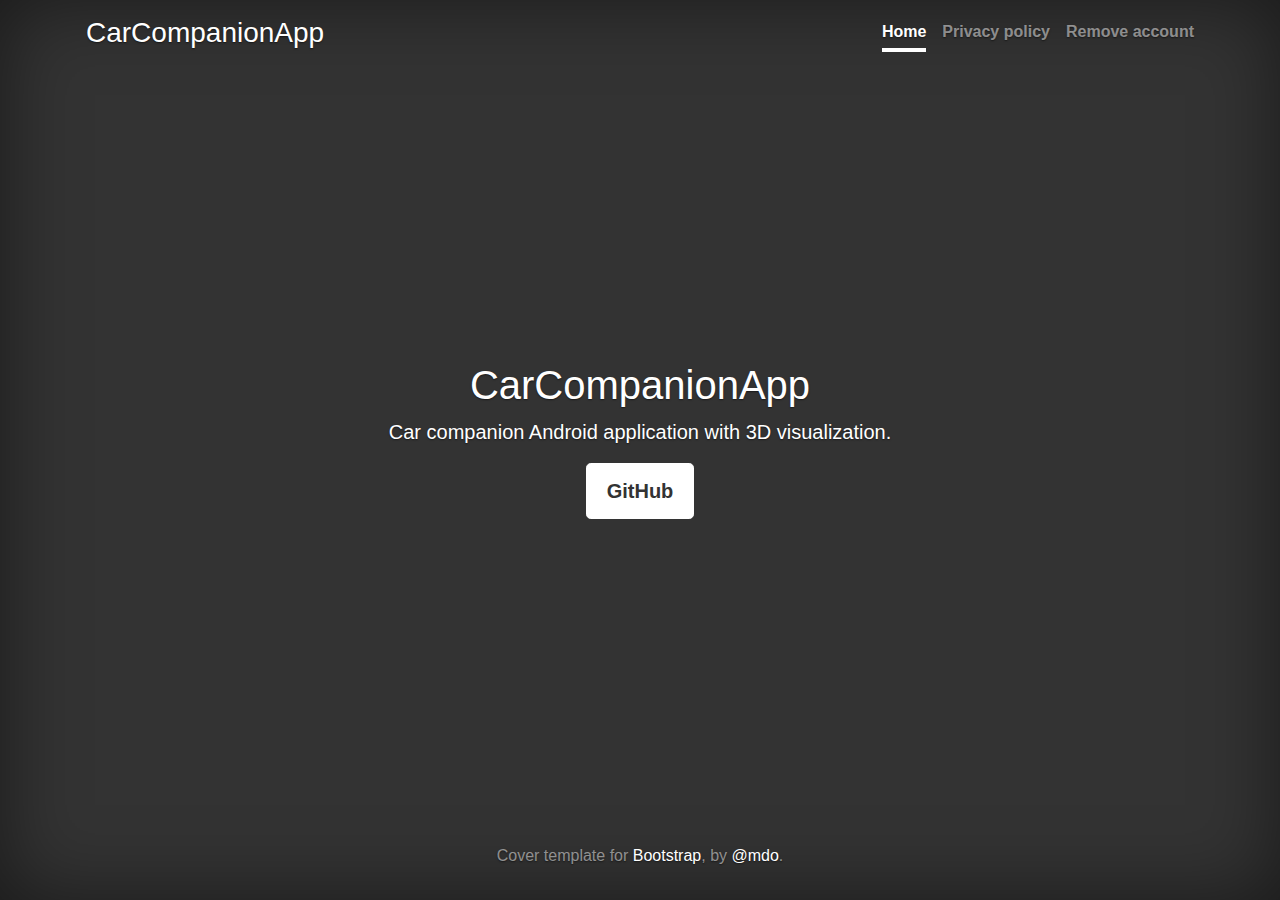
<file: index.html>
<!doctype html>
<html lang="en" class="h-100">
  <head>
    <meta charset="utf-8">
    <meta name="viewport" content="width=device-width, initial-scale=1, shrink-to-fit=no">
    <meta name="description" content="">
    <meta name="author" content="">
    <link rel="icon" href="../../../../favicon.ico">

    <title>CarCompanionApp - Home</title>

    <!-- Bootstrap core CSS -->
    <link rel="stylesheet" href="https://cdn.jsdelivr.net/npm/bootstrap@4.0.0/dist/css/bootstrap.min.css" integrity="sha384-Gn5384xqQ1aoWXA+058RXPxPg6fy4IWvTNh0E263XmFcJlSAwiGgFAW/dAiS6JXm" crossorigin="anonymous">

    <!-- Custom styles for this template -->
    <link href="css/style.css" rel="stylesheet">
  </head>

  <body class="text-center h-100">

    <div class="container d-flex h-100 p-3 mx-auto flex-column">
      <header class="masthead mb-auto">
        <div class="inner">
          <h3 class="masthead-brand">CarCompanionApp</h3>
          <nav class="nav nav-masthead justify-content-center">
            <a class="nav-link active" href="#">Home</a>
            <a class="nav-link" href="html/privacy_policy.html">Privacy policy</a>
            <a class="nav-link" href="html/remove_account.html">Remove account</a>
          </nav>
        </div>
      </header>

      <main role="main" class="inner cover">
        <h1 class="cover-heading">CarCompanionApp</h1>
        <p class="lead">Car companion Android application with 3D visualization.</p>
        <p class="lead">
          <a href="https://github.com/orgs/car-companion/repositories" class="btn btn-lg btn-secondary">GitHub</a>
        </p>
      </main>

      <footer class="mastfoot mt-auto">
        <div class="inner">
          <p>Cover template for <a href="https://getbootstrap.com/">Bootstrap</a>, by <a href="https://twitter.com/mdo">@mdo</a>.</p>
        </div>
      </footer>
    </div>


    <!-- Bootstrap core JavaScript
    ================================================== -->
    <!-- Placed at the end of the document so the pages load faster -->
    <script src="https://code.jquery.com/jquery-3.2.1.slim.min.js" integrity="sha384-KJ3o2DKtIkvYIK3UENzmM7KCkRr/rE9/Qpg6aAZGJwFDMVNA/GpGFF93hXpG5KkN" crossorigin="anonymous"></script>
    <script src="https://cdn.jsdelivr.net/npm/popper.js@1.12.9/dist/umd/popper.min.js" integrity="sha384-ApNbgh9B+Y1QKtv3Rn7W3mgPxhU9K/ScQsAP7hUibX39j7fakFPskvXusvfa0b4Q" crossorigin="anonymous"></script>
    <script src="https://cdn.jsdelivr.net/npm/bootstrap@4.0.0/dist/js/bootstrap.min.js" integrity="sha384-JZR6Spejh4U02d8jOt6vLEHfe/JQGiRRSQQxSfFWpi1MquVdAyjUar5+76PVCmYl" crossorigin="anonymous"></script>
  </body>
</html>
</file>
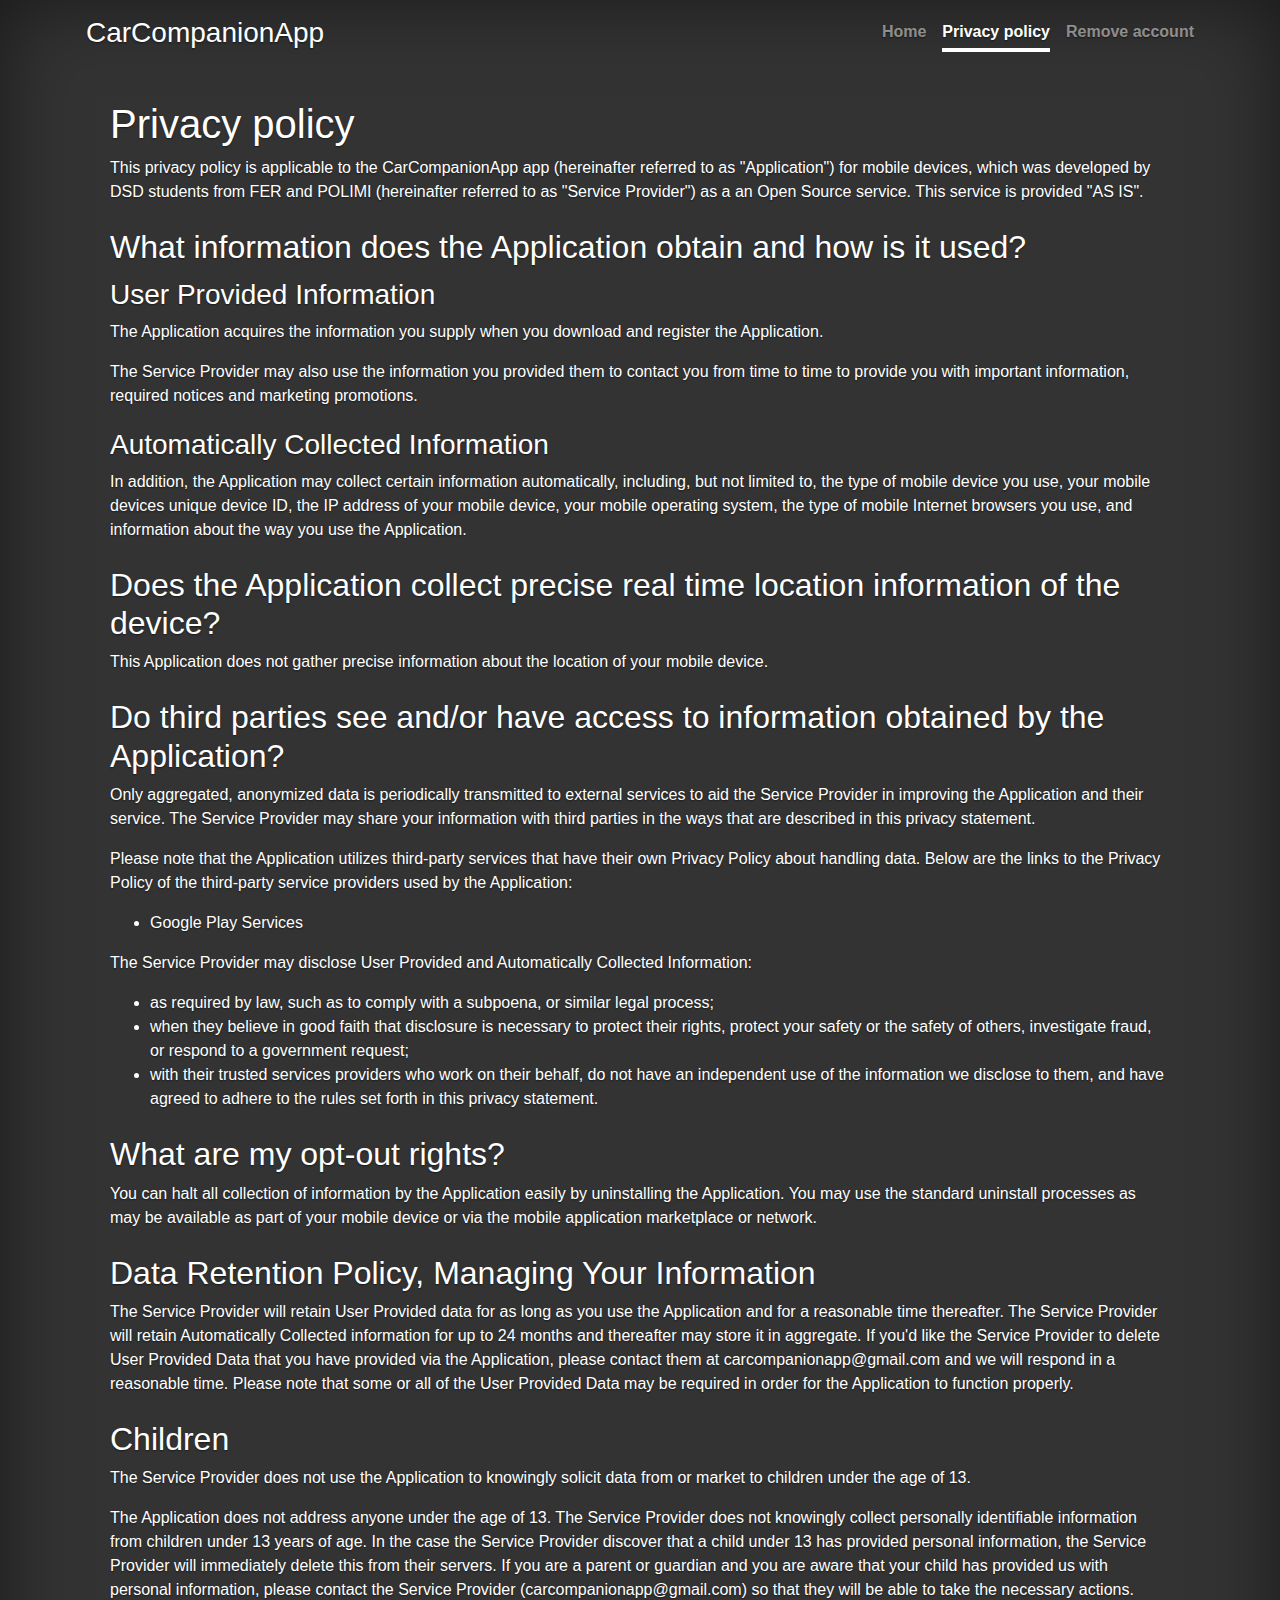
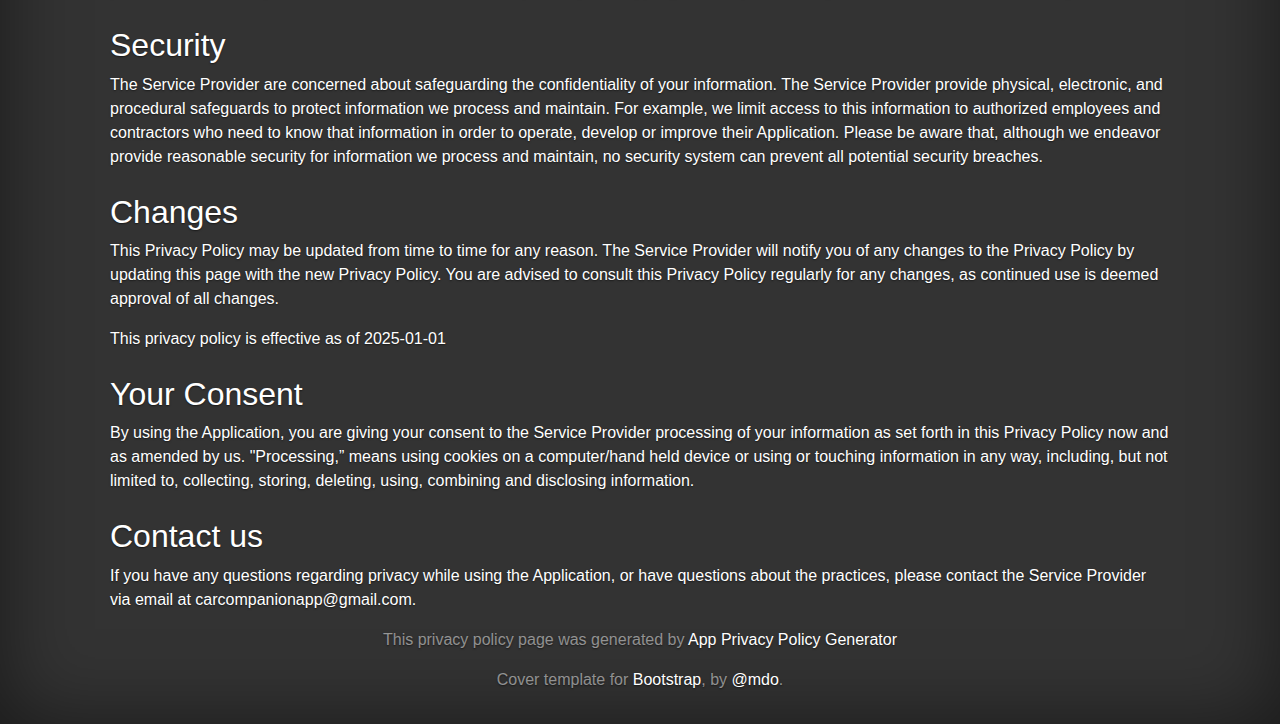
<file: html/privacy_policy.html>
<!doctype html>
<html lang="en">

<head>
  <meta charset="utf-8">
  <meta name="viewport" content="width=device-width, initial-scale=1, shrink-to-fit=no">
  <meta name="description" content="">
  <meta name="author" content="">
  <link rel="icon" href="../../../../favicon.ico">

  <title>CarCompanionApp - Privacy policy</title>

  <!-- Bootstrap core CSS -->
  <link rel="stylesheet" href="https://cdn.jsdelivr.net/npm/bootstrap@4.0.0/dist/css/bootstrap.min.css"
    integrity="sha384-Gn5384xqQ1aoWXA+058RXPxPg6fy4IWvTNh0E263XmFcJlSAwiGgFAW/dAiS6JXm" crossorigin="anonymous">

  <!-- Custom styles for this template -->
  <link href="../css/style.css" rel="stylesheet">
</head>

<body class="text-center">

  <div class="container d-flex h-auto p-3 mx-auto flex-column">
    <header class="masthead">
      <div class="inner">
        <h3 class="masthead-brand">CarCompanionApp</h3>
        <nav class="nav nav-masthead justify-content-center">
          <a class="nav-link" href="../index.html">Home</a>
          <a class="nav-link active" href="#">Privacy policy</a>
          <a class="nav-link" href="remove_account.html">Remove account</a>
        </nav>
      </div>
    </header>

    <main role="main" class="inner cover text-left">
      <h1 class="cover-heading pt-3">Privacy policy</h1>
      <p>This privacy policy is applicable to the CarCompanionApp app (hereinafter referred to as "Application") for
        mobile devices, which was developed by DSD students from FER and POLIMI (hereinafter referred to as "Service
        Provider") as a an Open Source service. This service is provided "AS IS".</p>
      <h2 class="cover-heading pt-2">What information does the Application obtain and how is it used?</h2>
      <h3 class="cover-heading pt-1">User Provided Information</h3>
      <p>The Application acquires the information you supply when you download and register the Application.</p>
      <p>The Service Provider may also use the information you provided them to contact you from time to time to provide
        you with important information, required notices and marketing promotions.</p>
      <h3 class="cover-heading pt-1">Automatically Collected Information</h3>
      <p>In addition, the Application may collect certain information automatically, including, but not limited to, the
        type of mobile device you use, your mobile devices unique device ID, the IP address of your mobile device, your
        mobile operating system, the type of mobile Internet browsers you use, and information about the way you use the
        Application.</p>
      <h2 class="cover-heading pt-2">Does the Application collect precise real time location information of the device?
      </h2>
      <p>This Application does not gather precise information about the location of your mobile device.</p>
      <h2 class="cover-heading pt-2">Do third parties see and/or have access to information obtained by the Application?
      </h2>
      <p>Only aggregated, anonymized data is periodically transmitted to external services to aid the Service Provider
        in improving the Application and their service. The Service Provider may share your information with third
        parties in the ways that are described in this privacy statement.</p>
      <p>Please note that the Application utilizes third-party services that have their own Privacy Policy about
        handling data. Below are the links to the Privacy Policy of the third-party service providers used by the
        Application:</p>
      <ul>
        <li><a href="https://www.google.com/policies/privacy/" target="_blank" rel="noopener noreferrer">Google Play
            Services</a></li>
      </ul>
      <p>The Service Provider may disclose User Provided and Automatically Collected Information:</p>
      <ul>
        <li>as required by law, such as to comply with a subpoena, or similar legal process;</li>
        <li>when they believe in good faith that disclosure is necessary to protect their rights, protect your safety or
          the safety of others, investigate fraud, or respond to a government request;</li>
        <li>with their trusted services providers who work on their behalf, do not have an independent use of the
          information we disclose to them, and have agreed to adhere to the rules set forth in this privacy statement.
        </li>
      </ul>
      <h2 class="cover-heading pt-2">What are my opt-out rights?</h2>
      <p>You can halt all collection of information by the Application easily by uninstalling the Application. You may
        use the standard uninstall processes as may be available as part of your mobile device or via the mobile
        application marketplace or network.</p>
      <h2 class="cover-heading pt-2">Data Retention Policy, Managing Your Information</h2>
      <p>The Service Provider will retain User Provided data for as long as you use the Application and for a reasonable
        time thereafter. The Service Provider will retain Automatically Collected information for up to 24 months and
        thereafter may store it in aggregate. If you'd like the Service Provider to delete User Provided Data that you
        have provided via the Application, please contact them at carcompanionapp@gmail.com and we will respond in a
        reasonable time. Please note that some or all of the User Provided Data may be required in order for the
        Application to function properly.</p>
      <h2 class="cover-heading pt-2">Children</h2>
      <p>The Service Provider does not use the Application to knowingly solicit data from or market to children under
        the age of 13.</p>
      <p>The Application does not address anyone under the age of 13.
        The Service Provider does not knowingly collect personally
        identifiable information from children under 13 years of age. In the case
        the Service Provider discover that a child under 13 has provided
        personal information, the Service Provider will immediately
        delete this from their servers. If you are a parent or guardian
        and you are aware that your child has provided us with
        personal information, please contact the Service Provider (carcompanionapp@gmail.com) so that
        they will be able to take the necessary actions.</p>
      <h2 class="cover-heading pt-2">Security</h2>
      <p>The Service Provider are concerned about safeguarding the confidentiality of your information. The Service
        Provider provide physical, electronic, and procedural safeguards to protect information we process and maintain.
        For example, we limit access to this information to authorized employees and contractors who need to know that
        information in order to operate, develop or improve their Application. Please be aware that, although we
        endeavor provide reasonable security for information we process and maintain, no security system can prevent all
        potential security breaches.</p>
      <h2 class="cover-heading pt-2">Changes</h2>
      <p>This Privacy Policy may be updated from time to time for any reason. The Service Provider will notify you of
        any changes to the Privacy Policy by updating this page with the new Privacy Policy. You are advised to consult
        this Privacy Policy regularly for any changes, as continued use is deemed approval of all changes.</p>
      <p>This privacy policy is effective as of 2025-01-01</p>
      <h2 class="cover-heading pt-2">Your Consent</h2>
      <p>By using the Application, you are giving your consent to the Service Provider processing of your information as
        set forth in this Privacy Policy now and as amended by us. "Processing,” means using cookies on a computer/hand
        held device or using or touching information in any way, including, but not limited to, collecting, storing,
        deleting, using, combining and disclosing information.</p>
      <h2 class="cover-heading pt-2">Contact us</h2>
      <p>If you have any questions regarding privacy while using the Application, or have questions about the practices,
        please contact the Service Provider via email at carcompanionapp@gmail.com.</p>
</body>

</html>

</main>

<footer class="mastfoot mt-auto">
  <div class="inner">
    <p>This privacy policy page was generated by <a href="https://app-privacy-policy-generator.nisrulz.com/"
        target="_blank" rel="noopener noreferrer">App Privacy Policy Generator</a></p>
    <p>Cover template for <a href="https://getbootstrap.com/">Bootstrap</a>, by <a
        href="https://twitter.com/mdo">@mdo</a>.</p>
  </div>
</footer>
</div>


<!-- Bootstrap core JavaScript
    ================================================== -->
<!-- Placed at the end of the document so the pages load faster -->
<script src="https://code.jquery.com/jquery-3.2.1.slim.min.js"
  integrity="sha384-KJ3o2DKtIkvYIK3UENzmM7KCkRr/rE9/Qpg6aAZGJwFDMVNA/GpGFF93hXpG5KkN" crossorigin="anonymous"></script>
<script src="https://cdn.jsdelivr.net/npm/popper.js@1.12.9/dist/umd/popper.min.js"
  integrity="sha384-ApNbgh9B+Y1QKtv3Rn7W3mgPxhU9K/ScQsAP7hUibX39j7fakFPskvXusvfa0b4Q" crossorigin="anonymous"></script>
<script src="https://cdn.jsdelivr.net/npm/bootstrap@4.0.0/dist/js/bootstrap.min.js"
  integrity="sha384-JZR6Spejh4U02d8jOt6vLEHfe/JQGiRRSQQxSfFWpi1MquVdAyjUar5+76PVCmYl" crossorigin="anonymous"></script>
</body>

</html>
</file>
<file: css/style.css>
/*
 * Globals
 */

/* Links */
a,
a:focus,
a:hover {
  color: #fff;
}

/* Custom default button */
.btn-secondary,
.btn-secondary:hover,
.btn-secondary:focus {
  color: #333;
  text-shadow: none; /* Prevent inheritance from `body` */
  background-color: #fff;
  border: .05rem solid #fff;
}


/*
 * Base structure
 */

html,
body {
  background-color: #333;
}

body {
  display: -ms-flexbox;
  display: -webkit-box;
  display: flex;
  -ms-flex-pack: center;
  -webkit-box-pack: center;
  justify-content: center;
  color: #fff;
  text-shadow: 0 .05rem .1rem rgba(0, 0, 0, .5);
  box-shadow: inset 0 0 5rem rgba(0, 0, 0, .5);
}

.cover-container {
  max-width: 42em;
}


/*
 * Header
 */
.masthead {
  margin-bottom: 2rem;
}

.masthead-brand {
  margin-bottom: 0;
}

.nav-masthead .nav-link {
  padding: .25rem 0;
  font-weight: 700;
  color: rgba(255, 255, 255, .5);
  background-color: transparent;
  border-bottom: .25rem solid transparent;
}

.nav-masthead .nav-link:hover,
.nav-masthead .nav-link:focus {
  border-bottom-color: rgba(255, 255, 255, .25);
}

.nav-masthead .nav-link + .nav-link {
  margin-left: 1rem;
}

.nav-masthead .active {
  color: #fff;
  border-bottom-color: #fff;
}

@media (min-width: 48em) {
  .masthead-brand {
    float: left;
  }
  .nav-masthead {
    float: right;
  }
}


/*
 * Cover
 */
.cover {
  padding: 0 1.5rem;
}
.cover .btn-lg {
  padding: .75rem 1.25rem;
  font-weight: 700;
}


/*
 * Footer
 */
.mastfoot {
  color: rgba(255, 255, 255, .5);
}
</file>
